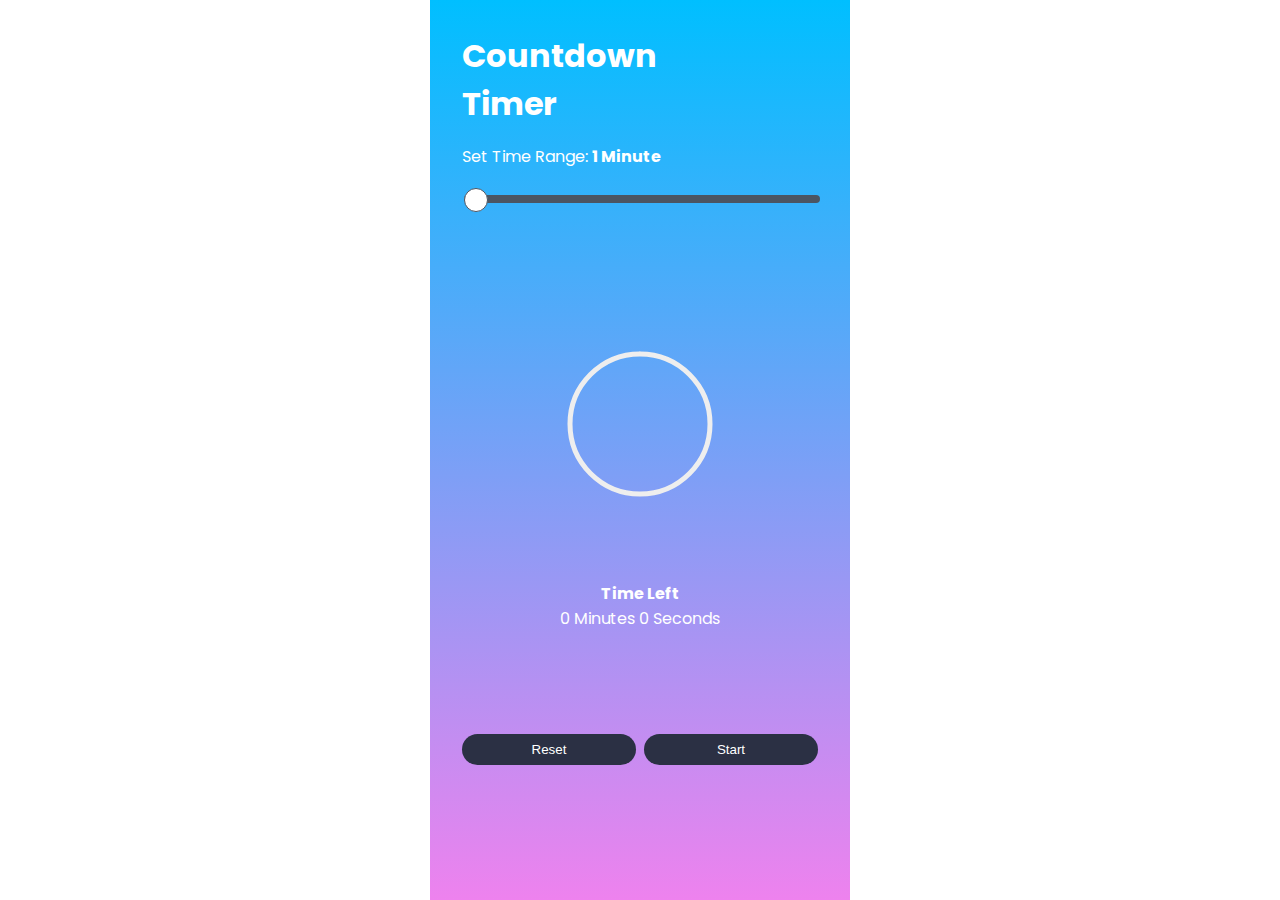
<file: index.html>
<!DOCTYPE html>
<html lang="en">
  <head>
    <meta charset="UTF-8" />
    <meta http-equiv="X-UA-Compatible" content="IE=edge" />
    <meta name="viewport" content="width=device-width, initial-scale=1.0" />
    <link rel="preconnect" href="https://fonts.googleapis.com" />
    <link rel="preconnect" href="https://fonts.gstatic.com" crossorigin />
    <link
      href="https://fonts.googleapis.com/css2?family=Poppins:wght@400;800&display=swap"
      rel="stylesheet"
    />
    <link rel="stylesheet" href="./style.css" />
    <script src="./script.js" defer></script>
    <title>Countdown Timer</title>
  </head>
  <body>
    <div class="app-wrapper">
      <div class="unit title">
        <h1 class="mt-2">
          Countdown
          <br />
          Timer
        </h1>
      </div>
      <div class="unit">
        <div class="range-container mb-2">
          <p class="ft-normal">
            Set Time Range: <strong id="selectedRange">1 Minute</strong>
          </p>
          <input
            type="range"
            name="range"
            value="1"
            id="range"
            min="1"
            max="60"
          />
        </div>
      </div>
      <div class="unit app-container mt-2 mb-2">
        <div class="analog-counter">
          <canvas id="canvas" width="300" height="300"></canvas>
        </div>
        <div class="digital-counter text-center">
          <h4>Time Left</h4>
          <span id="minutes">0</span> Minutes
          <span id="seconds">0</span> Seconds
        </div>
        <div class="action-bar">
          <button id="resetBtn">Reset</button>
          <button id="startBtn">Start</button>
        </div>
      </div>
    </div>
  </body>
</html>
</file>
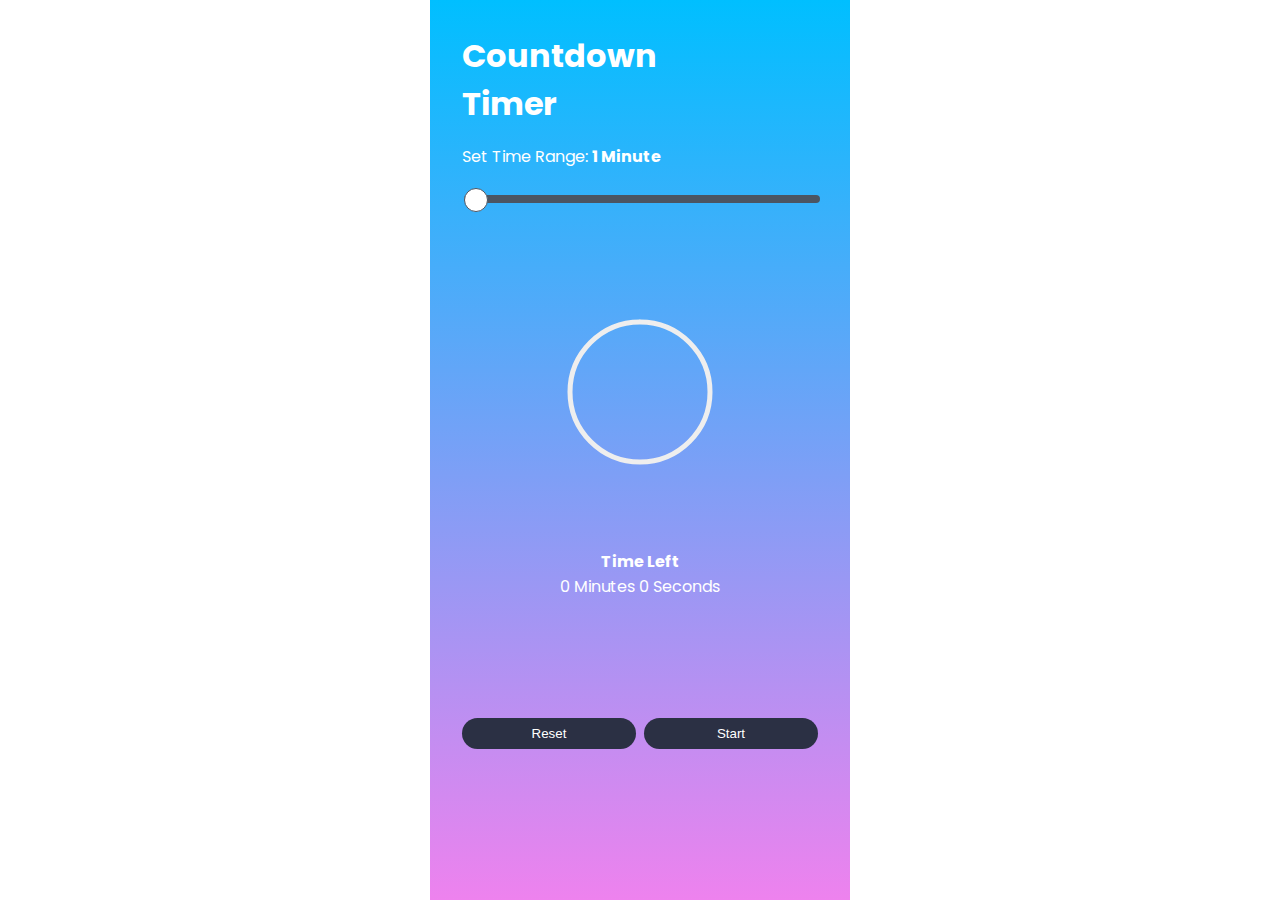
<file: home.html>
<!DOCTYPE html>
<html lang="en">
  <head>
    <meta charset="UTF-8" />
    <meta http-equiv="X-UA-Compatible" content="IE=edge" />
    <meta name="viewport" content="width=device-width, initial-scale=1.0" />
    <link rel="preconnect" href="https://fonts.googleapis.com" />
    <link rel="preconnect" href="https://fonts.gstatic.com" crossorigin />
    <link
      href="https://fonts.googleapis.com/css2?family=Poppins:wght@400;800&display=swap"
      rel="stylesheet"
    />
    <link rel="stylesheet" href="./style.css" />
    <script src="./script.js" defer></script>
    <title>Countdown Timer</title>
  </head>
  <body>
    <div class="app-wrapper">
      <div class="unit title">
        <h1 class="mt-2">
          Countdown
          <br />
          Timer
        </h1>
      </div>
      <div class="unit">
        <div class="range-container mb-2">
          <p class="ft-normal">
            Set Time Range: <strong id="selectedRange">1 Minute</strong>
          </p>
          <input
            type="range"
            name="range"
            value="1"
            id="range"
            min="1"
            max="60"
          />
        </div>
      </div>
      <div class="unit app-container mb-2">
        <div class="analog-counter">
          <canvas id="canvas" width="300" height="300"></canvas>
        </div>
        <div class="digital-counter text-center">
          <h4>Time Left</h4>
          <span id="minutes">0</span> Minutes
          <span id="seconds">0</span> Seconds
        </div>
        <div class="action-bar">
          <button id="resetBtn">Reset</button>
          <button id="startBtn">Start</button>
        </div>
      </div>
    </div>
  </body>
</html>
</file>
<file: style.css>
@-webkit-keyframes fill {
  0% {
    -webkit-transform: rotate(0deg);
            transform: rotate(0deg);
  }
  100% {
    -webkit-transform: rotate(180deg);
            transform: rotate(180deg);
  }
}

@keyframes fill {
  0% {
    -webkit-transform: rotate(0deg);
            transform: rotate(0deg);
  }
  100% {
    -webkit-transform: rotate(180deg);
            transform: rotate(180deg);
  }
}

:root {
  --primary-black: #4b5563;
  --secondary-black: #6b7280;
  --primary-yellow: #fbbf24;
  --primary-white: #fff;
}

body {
  overscroll-behavior: none;
  margin: 0;
  font-size: 16px;
  font-family: "Poppins", sans-serif;
  color: var(--primary-white);
}

body h1,
body h2,
body h3,
body h4,
body h5,
body h6 {
  margin: 0;
}

.ft-normal {
  font-weight: normal;
}

.ft-bold {
  font-weight: bold;
}

.text-center {
  text-align: center;
}

.mt-2 {
  margin-top: 2rem;
}

.mt-4 {
  margin-top: 4rem;
}

.mb-2 {
  margin-bottom: 2rem;
}

.mb-4 {
  margin-bottom: 4rem;
}

.range-container {
  position: relative;
}

button {
  padding: 0.5rem 1rem;
  border-radius: 1rem;
  color: var(--primary-white);
  background: #2b3044;
  border: none;
  outline: none;
  cursor: pointer;
  -webkit-appearance: none;
  -webkit-tap-highlight-color: transparent;
}

button:hover {
  background: var(--secondary-black);
}

button + button {
  margin-left: 0.5rem;
}

input[type="range"] {
  width: 100%;
  -webkit-appearance: none;
  background: transparent;
}

input[type="range"]:focus {
  outline: none;
}

input[type="range"]::-webkit-slider-runnable-track {
  background: var(--primary-black);
  border-radius: 1rem;
  width: 100%;
  height: 0.5rem;
  cursor: pointer;
}

input[type="range"]::-webkit-slider-thumb {
  -webkit-appearance: none;
  height: 24px;
  width: 24px;
  background: #fff;
  border-radius: 50%;
  border: 1px solid var(--primary-black);
  margin-top: -7px;
  cursor: pointer;
}

input[type="range"]::-moz-range-track {
  background: var(--primary-black);
  border-radius: 4px;
  width: 100%;
  height: 14px;
  cursor: pointer;
}

input[type="range"]::-moz-range-thumb {
  -webkit-appearance: none;
  height: 24px;
  width: 24px;
  background: #fff;
  border-radius: 50%;
  border: 1px solid var(--primary-black);
  margin-top: -7px;
  cursor: pointer;
}

input[type="range"]::-ms-track {
  background: var(--primary-black);
  border-radius: 4px;
  width: 100%;
  height: 14px;
  cursor: pointer;
}

input[type="range"]::-ms-thumb {
  -webkit-appearance: none;
  height: 24px;
  width: 24px;
  background: var(--primary-white);
  border-radius: 50%;
  border: 1px solid var(--primary-black);
  margin-top: -7px;
  cursor: pointer;
}

.app-wrapper {
  -webkit-box-sizing: border-box;
          box-sizing: border-box;
  margin: auto;
  max-width: 420px;
  min-height: 100vh;
  display: -webkit-box;
  display: -ms-flexbox;
  display: flex;
  -webkit-box-orient: vertical;
  -webkit-box-direction: normal;
      -ms-flex-direction: column;
          flex-direction: column;
  background-color: #00bfff;
  background-image: -webkit-gradient(linear, left top, left bottom, from(#00bfff), to(violet));
  background-image: linear-gradient(#00bfff, violet);
}

@media screen and (min-width: 420) {
  .app-wrapper {
    -webkit-box-shadow: 0 3px 10px rgba(0, 0, 0, 0.25);
            box-shadow: 0 3px 10px rgba(0, 0, 0, 0.25);
    border-radius: 0.5rem;
  }
}

.app-wrapper .unit {
  padding: 0 2rem;
}

.app-wrapper .range-container p {
  color: var(--primary-white);
}

.app-wrapper .app-container {
  -webkit-box-flex: 1;
      -ms-flex: 1;
          flex: 1;
  display: -webkit-box;
  display: -ms-flexbox;
  display: flex;
  -webkit-box-orient: vertical;
  -webkit-box-direction: normal;
      -ms-flex-direction: column;
          flex-direction: column;
}

.app-wrapper .app-container div.analog-counter {
  text-align: center;
}

.app-wrapper .app-container div.digital-counter {
  -webkit-box-flex: 0.5;
      -ms-flex: 0.5;
          flex: 0.5;
}

.app-wrapper .app-container div.action-bar {
  display: -webkit-box;
  display: -ms-flexbox;
  display: flex;
}

.app-wrapper .app-container div.action-bar button {
  -webkit-box-flex: 1;
      -ms-flex: 1;
          flex: 1;
}
/*# sourceMappingURL=style.css.map */
</file>
